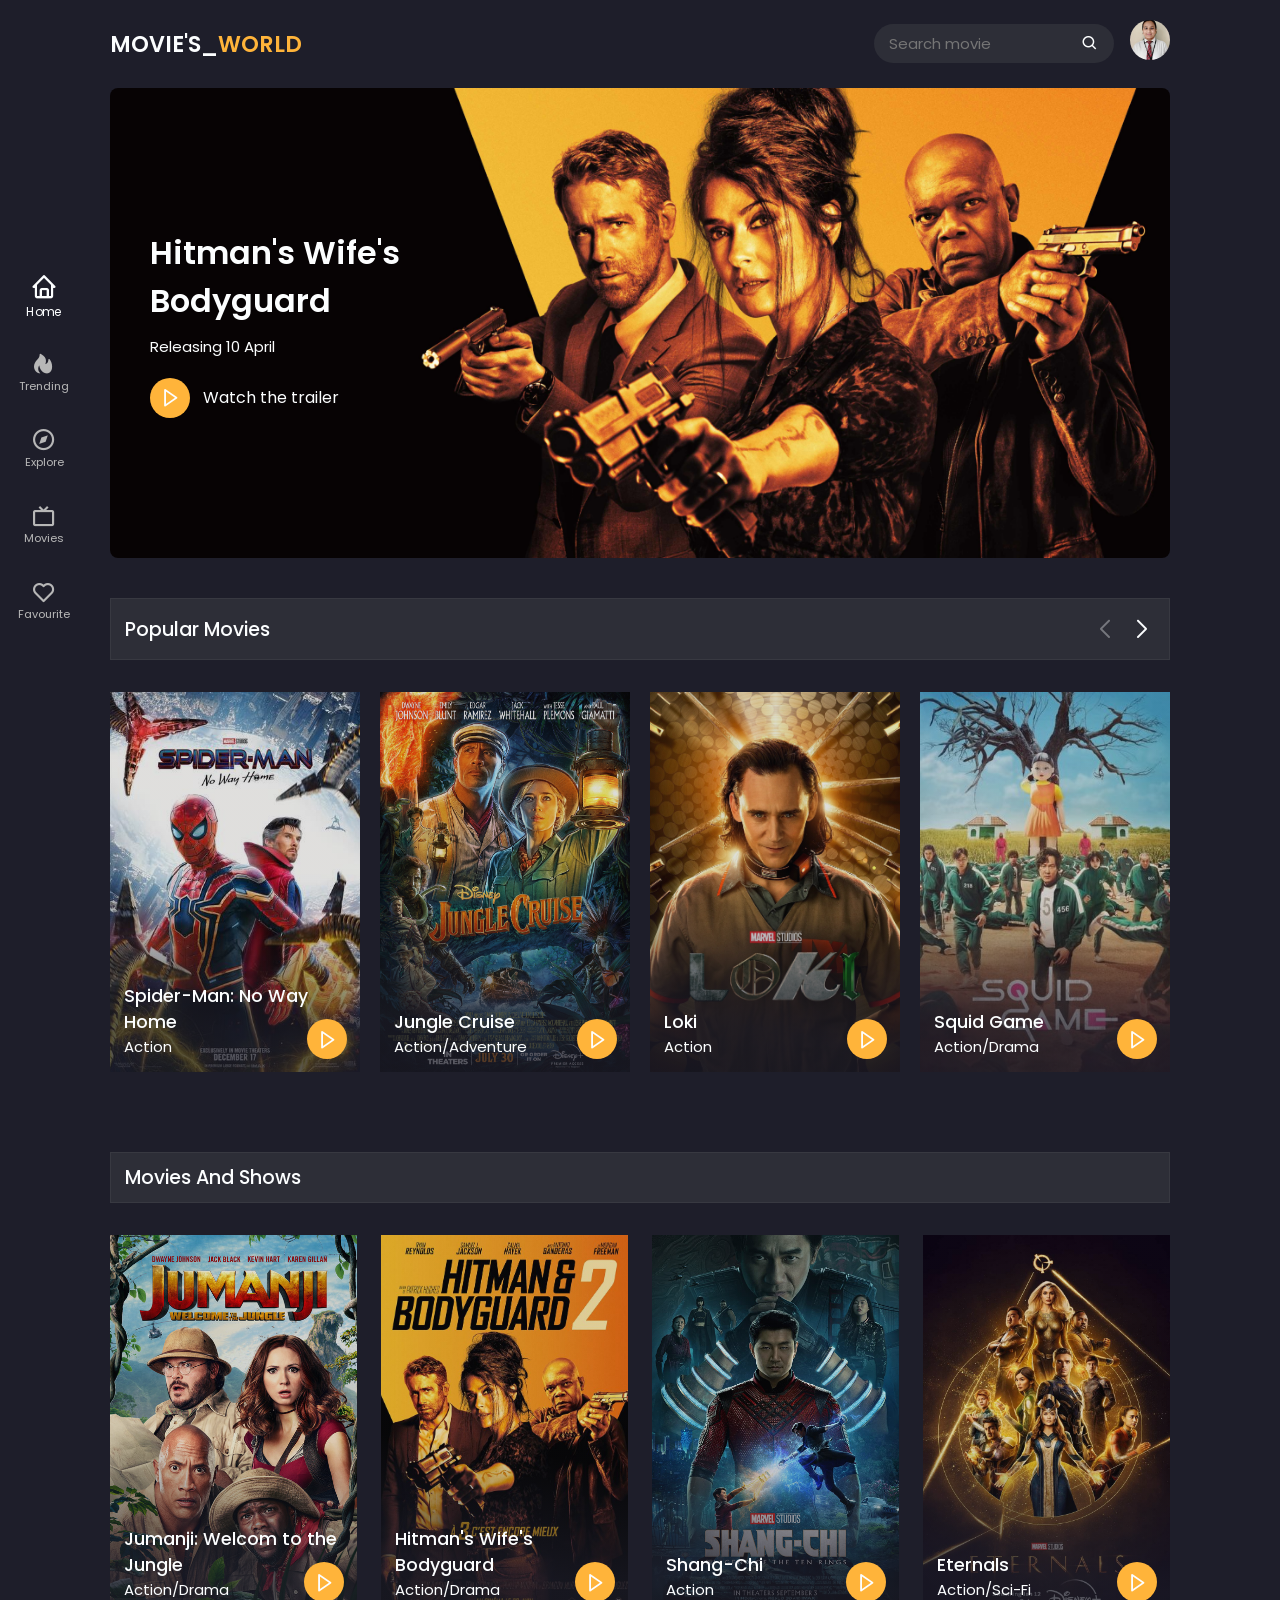
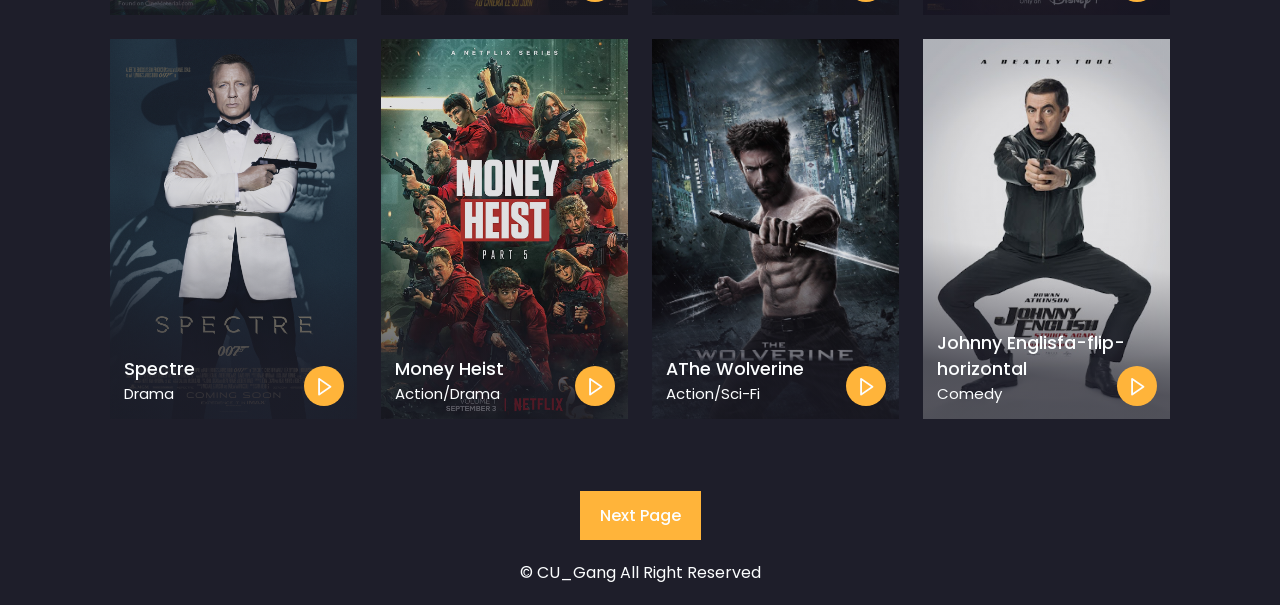
<file: index.html>
<!DOCTYPE html>
<html lang="en">
<head>
    <meta charset="UTF-8">
    <meta http-equiv="X-UA-Copztible" content="IE=edge">
    <meta name="viewport" content="width=device-width, initial-scale=1.0">
    <title>Movies_World</title>
    <!--link to CSS-->
    <link rel="stylesheet" href="style.css">
    <!--link Swiper css-->
    <link rel="stylesheet" href="swiper-bundle.min.css">
    <!--Fav Icon-->
    <link rel="shortcut icon" href="/img/icon.png" type="image/x-icon">
    <!--box icon-->
    <link href='https://unpkg.com/boxicons@2.1.4/css/boxicons.min.css' rel='stylesheet'>
</head>
<body>
    <header>
        <!--Nav-->
        <div class="nav container">
            <!--logo-->
            <a href="index.html" class="logo">
                Movie's_<span>World</span>
            </a>
            <!--Search Box-->
            <div class="search-box">
                <input type="search" name="" id="search-input" placeholder="Search movie">
                <i class='bx bx-search'></i>
            </div>
            <!--user-->
            <a href="#" class="user">
                <img src="/img/PROFILE 2.jpg" alt="" class="user-img">
            </a>
            <!--Navbar-->
            <div class="navbar">
                <a href="#home" class="nav-link nav-active">
                    <i class='bx bx-home' ></i>
                    <span class="nav-link-title">Home</span>
                </a>
                <a href="#popular" class="nav-link">
                    <i class='bx bxs-hot' ></i>
                    <span class="nav-link-title">Trending</span>
                </a>
                <a href="#movies" class="nav-link">
                    <i class='bx bx-compass' ></i>
                    <span class="nav-link-title">Explore</span>
                </a>
                <a href="play-page.html" class="nav-link">
                    <i class='bx bx-tv' ></i>
                    <span class="nav-link-title">Movies</span>
                </a>
                <a href="#home" class="nav-link">
                    <i class='bx bx-heart' ></i>
                    <span class="nav-link-title">Favourite</span>
                </a>
            </div>
        </div>
    </header>

    <!--Home-->
    <section class="home container" id="home">
        <img src="img/home-background.png" alt="priya del kar di" class="home-img">
        <div class="home-text">
            <h1 class="home-title">Hitman's Wife's <br>Bodyguard</h1>
            <p>Releasing 10 April</p>
            <a href="#" class="watch-btn">
                <i class='bx bx-right-arrow'></i>
                <span>Watch the trailer</span>
            </a>
        </div>
    </section>
    <!--Home End-->
    <!--popular section start-->
    <section class="popular container" id="popular">
        <div class="heading">
            <h2 class="heading-title">Popular Movies</h2>

            <!--Swiper Buttons-->
            <div class="swiper-btn">
                <div class="swiper-button-prev"></div>
                <div class="swiper-button-next"></div>
              
            </div>
        </div>
        <!--Content-->
        <div class="popular-content swiper">
            <div class="swiper-wrapper">
                <!--Movies Box 1-->
                <div class="swiper-slide">
                    <div class="movie-box">
                        <img src="img/popular-movie-1.jpg" alt="" class="movie-box-img">
                        <div class="box-text">
                            <h2 class="movie-title">Spider-Man: No Way Home</h2>
                            <span class="movie-type">Action</span>
                            <a href="#" class="watch-btn play-btn">
                                <i class='bx bx-right-arrow'></i>
                               
                            </a>
                        </div>
                    </div>
                </div>

                <!--Movies Box 2-->
                <div class="swiper-slide">
                    <div class="movie-box">
                        <img src="img/popular-movie-2.jpg" alt="" class="movie-box-img">
                        <div class="box-text">
                            <h2 class="movie-title">Jungle Cruise</h2>
                            <span class="movie-type">Action/Adventure</span>
                            <a href="#" class="watch-btn play-btn">
                                <i class='bx bx-right-arrow'></i>
                               
                            </a>
                        </div>
                    </div>
                </div>

                <!--Movies Box 3-->
                <div class="swiper-slide">
                    <div class="movie-box">
                        <img src="img/popular-movie-3.jpg" alt="" class="movie-box-img">
                        <div class="box-text">
                            <h2 class="movie-title">Loki</h2>
                            <span class="movie-type">Action</span>
                            <a href="#" class="watch-btn play-btn">
                                <i class='bx bx-right-arrow'></i>
                               
                            </a>
                        </div>
                    </div>
                </div>

                <!--Movies Box 4-->
                <div class="swiper-slide">
                    <div class="movie-box">
                        <img src="img/popular-movie-4.jpg" alt="" class="movie-box-img">
                        <div class="box-text">
                            <h2 class="movie-title">Squid Game</h2>
                            <span class="movie-type">Action/Drama</span>
                            <a href="#" class="watch-btn play-btn">
                                <i class='bx bx-right-arrow'></i>
                               
                            </a>
                        </div>
                    </div>
                </div>

                 <!--Movies Box 5-->
                 <div class="swiper-slide">
                    <div class="movie-box">
                        <img src="img/popular-movie-5.jpg" alt="" class="movie-box-img">
                        <div class="box-text">
                            <h2 class="movie-title">The Falcon and the Winter Soldier</h2>
                            <span class="movie-type">Action/Drama</span>
                            <a href="#" class="watch-btn play-btn">
                                <i class='bx bx-right-arrow'></i>
                               
                            </a>
                        </div>
                    </div>
                </div>

                 <!--Movies Box 6-->
                 <div class="swiper-slide">
                    <div class="movie-box">
                        <img src="img/popular-movie-6.jpg" alt="" class="movie-box-img">
                        <div class="box-text">
                            <h2 class="movie-title">Hawkeye</h2>
                            <span class="movie-type">Action</span>
                            <a href="#" class="watch-btn play-btn">
                                <i class='bx bx-right-arrow'></i>
                               
                            </a>
                        </div>
                    </div>
                </div>

                 <!--Movies BOx 7-->
                 <div class="swiper-slide">
                    <div class="movie-box">
                        <img src="img/popular-movie-7.jpg" alt="" class="movie-box-img">
                        <div class="box-text">
                            <h2 class="movie-title">Agents of S.H.I.E.L.D</h2>
                            <span class="movie-type">Action/Drama</span>
                            <a href="#" class="watch-btn play-btn">
                                <i class='bx bx-right-arrow'></i>
                               
                            </a>
                        </div>
                    </div>
                </div>

                 <!--Movies BOx 8-->
                 <div class="swiper-slide">
                    <div class="movie-box">
                        <img src="img/popular-movie-8.jpg" alt="" class="movie-box-img">
                        <div class="box-text">
                            <h2 class="movie-title">The Flash</h2>
                            <span class="movie-type">Action/Sci-Fi</span>
                            <a href="#" class="watch-btn play-btn">
                                <i class='bx bx-right-arrow'></i>
                               
                            </a>
                        </div>
                    </div>
                </div>
                
              </div>
              
             
        </div>
    </section>
    <!--popular section end-->  
    
    <!--Movies section start-->
    <section class="movies container" id="movie">
        <div class="heading">
            <h2 class="heading-title">Movies And Shows</h2>
        </div>

        <!--Movies content-->
        <div class="movies-content">
            <!--movies box 1-->
            <div class="swiper-slide">
                <div class="movie-box">
                    <img src="img/movie-1.jpg" alt="" class="movie-box-img">
                    <div class="box-text">
                        <h2 class="movie-title">Jumanji: Welcom to the Jungle</h2>
                        <span class="movie-type">Action/Drama</span>
                        <a href="play-page.html" class="watch-btn play-btn">
                            <i class='bx bx-right-arrow'></i>
                           
                        </a>
                    </div>
                </div>
            </div>

            <!--movies box 2-->
            <div class="swiper-slide">
                <div class="movie-box">
                    <img src="img/movie-2.jpg" alt="" class="movie-box-img">
                    <div class="box-text">
                        <h2 class="movie-title">Hitman's Wife's Bodyguard</h2>
                        <span class="movie-type">Action/Drama</span>
                        <a href="play-page2.html" class="watch-btn play-btn">
                            <i class='bx bx-right-arrow'></i>
                           
                        </a>
                    </div>
                </div>
            </div>
            <!--movies box 3-->
            <div class="swiper-slide">
                <div class="movie-box">
                    <img src="img/movie-3.jpg" alt="" class="movie-box-img">
                    <div class="box-text">
                        <h2 class="movie-title">Shang-Chi</h2>
                        <span class="movie-type">Action</span>
                        <a href="#" class="watch-btn play-btn">
                            <i class='bx bx-right-arrow'></i>
                           
                        </a>
                    </div>
                </div>
            </div>
            <!--movies box 4-->
            <div class="swiper-slide">
                <div class="movie-box">
                    <img src="img/movie-4.jpg" alt="" class="movie-box-img">
                    <div class="box-text">
                        <h2 class="movie-title">Eternals</h2>
                        <span class="movie-type">Action/Sci-Fi</span>
                        <a href="#" class="watch-btn play-btn">
                            <i class='bx bx-right-arrow'></i>
                           
                        </a>
                    </div>
                </div>
            </div>
            <!--movies box 5-->
            <div class="swiper-slide">
                <div class="movie-box">
                    <img src="img/movie-5.jpg" alt="" class="movie-box-img">
                    <div class="box-text">
                        <h2 class="movie-title">Spectre</h2>
                        <span class="movie-type">Drama</span>
                        <a href="#" class="watch-btn play-btn">
                            <i class='bx bx-right-arrow'></i>
                           
                        </a>
                    </div>
                </div>
            </div>
            <!--movies box 6-->
            <div class="swiper-slide">
                <div class="movie-box">
                    <img src="img/movie-6.jpg" alt="" class="movie-box-img">
                    <div class="box-text">
                        <h2 class="movie-title">Money Heist</h2>
                        <span class="movie-type">Action/Drama</span>
                        <a href="#" class="watch-btn play-btn">
                            <i class='bx bx-right-arrow'></i>
                           
                        </a>
                    </div>
                </div>
            </div>
            <!--movies box 7-->
            <div class="swiper-slide">
                <div class="movie-box">
                    <img src="img/movie-7.jpg" alt="" class="movie-box-img">
                    <div class="box-text">
                        <h2 class="movie-title">AThe Wolverine</h2>
                        <span class="movie-type">Action/Sci-Fi</span>
                        <a href="#" class="watch-btn play-btn">
                            <i class='bx bx-right-arrow'></i>
                           
                        </a>
                    </div>
                </div>
            </div>
            <!--movies box 8-->
            <div class="swiper-slide">
                <div class="movie-box">
                    <img src="img/movie-8.jpg" alt="" class="movie-box-img">
                    <div class="box-text">
                        <h2 class="movie-title">Johnny Englisfa-flip-horizontal</h2>
                        <span class="movie-type">Comedy</span>
                        <a href="#" class="watch-btn play-btn">
                            <i class='bx bx-right-arrow'></i>
                           
                        </a>
                    </div>
                </div>
            </div>
        </div>
    </section>
    <!--Movies section end-->

    <!--Next Page-->
    <div class="next-page">
        <a href="https://bollyflix.pm/" class="next-btn">Next Page</a>
    </div>

    <!--Copyright-->
    <div class="copyright">
        <p>&#169; CU_Gang All Right Reserved</p>

    </div>



    <!--link Swiper js-->
    <script src="swiper-bundle.min.js"></script>

    <!--link to JS-->
    <script src="main.js"></script>
    
    
</body>
</html>
</file>
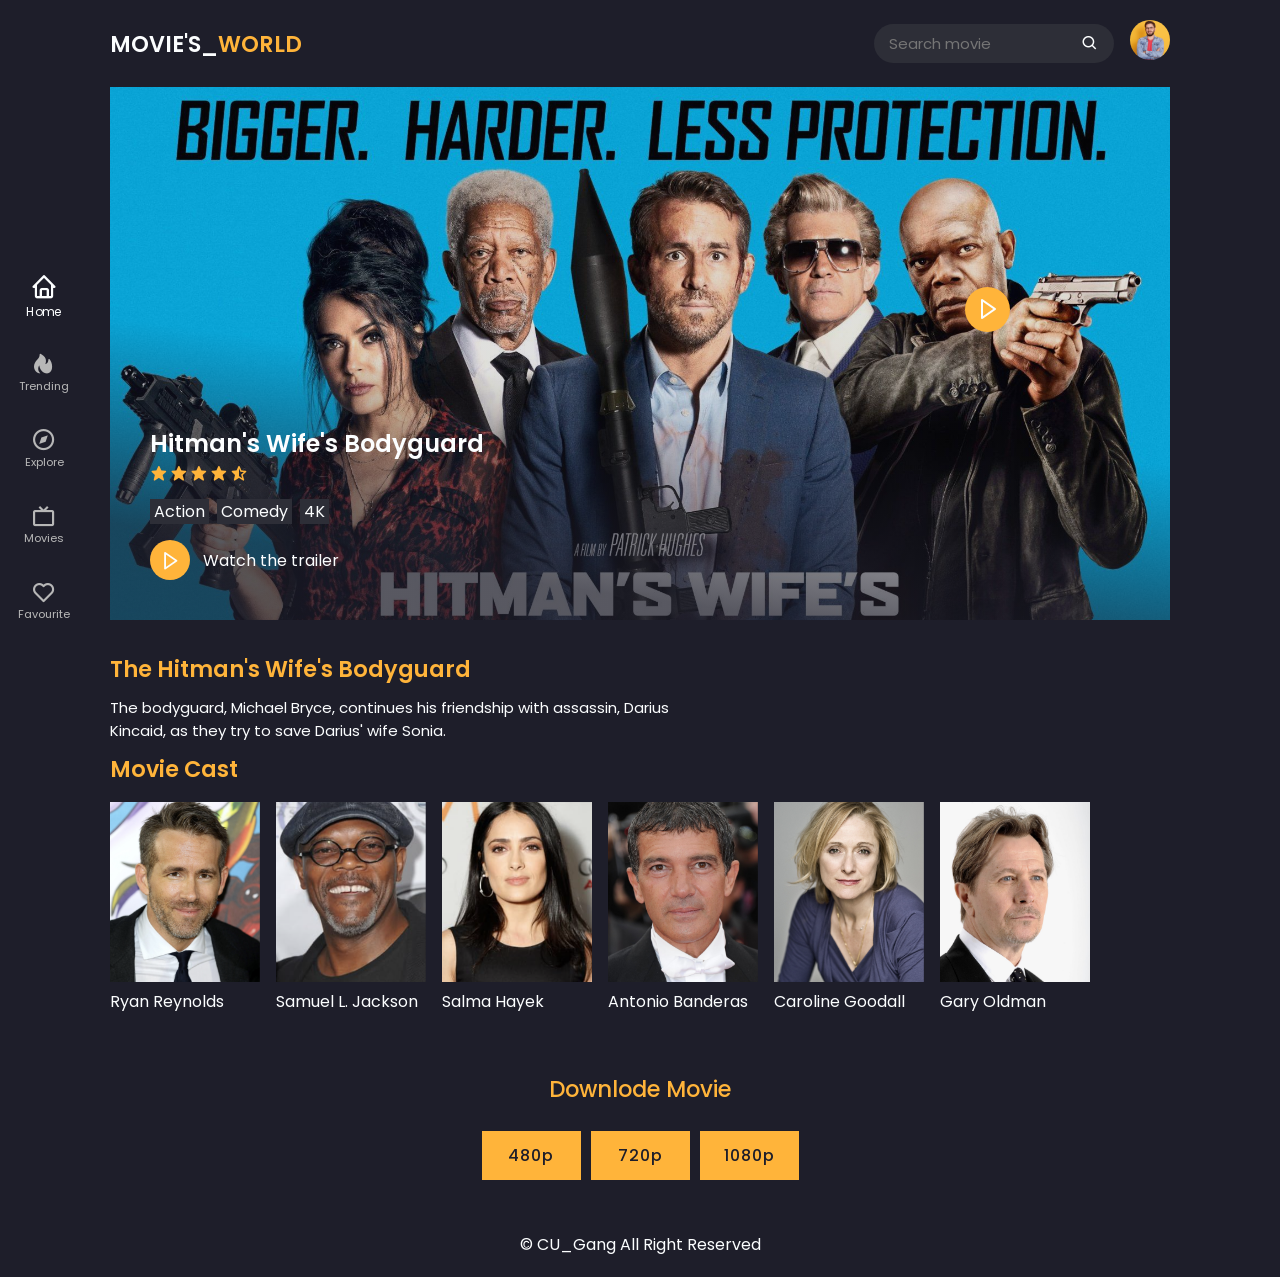
<file: play-page2.html>
<!DOCTYPE html>
<html lang="en">
<head>
    <meta charset="UTF-8">
    <meta http-equiv="X-UA-Copztible" content="IE=edge">
    <meta name="viewport" content="width=device-width, initial-scale=1.0">
    <title>Hitman's Wife's Bodyguard</title>
    <!--link to CSS-->
    <link rel="stylesheet" href="style.css">
    
    <!--Fav Icon-->
    <link rel="shortcut icon" href="/img/icon.png" type="image/x-icon">
    <!--box icon-->
    <link href='https://unpkg.com/boxicons@2.1.4/css/boxicons.min.css' rel='stylesheet'>
</head>
<body>
    <header>
        <!--Nav-->
        <div class="nav container">
            <!--logo-->
            <a href="index.html" class="logo">
                Movie's_<span>World</span>
            </a>
            <!--Search Box-->
            <div class="search-box">
                <input type="search" name="" id="search-input" placeholder="Search movie">
                <i class='bx bx-search'></i>
            </div>
            <!--user-->
            <a href="#" class="user">
                <img src="/img/user.jpg" alt="" class="user-img">
            </a>
            <!--Navbar-->
            <div class="navbar">
                <a href="index.html" class="nav-link nav-active">
                    <i class='bx bx-home' ></i>
                    <span class="nav-link-title">Home</span>
                </a>
                <a href="#home" class="nav-link">
                    <i class='bx bxs-hot' ></i>
                    <span class="nav-link-title">Trending</span>
                </a>
                <a href="#home" class="nav-link">
                    <i class='bx bx-compass' ></i>
                    <span class="nav-link-title">Explore</span>
                </a>
                <a href="#home" class="nav-link">
                    <i class='bx bx-tv' ></i>
                    <span class="nav-link-title">Movies</span>
                </a>
                <a href="#home" class="nav-link">
                    <i class='bx bx-heart' ></i>
                    <span class="nav-link-title">Favourite</span>
                </a>
            </div>
        </div>
    </header>

    <!--PLay Movie Container-->
    <div class="play-container container">
        <!--play image-->
        <img src="play-page2/play-back2.jpg" alt="" class="play-img">
        <!--play test-->
        <div class="play-text">
            <h2>Hitman's Wife's Bodyguard</h2>
            <!--ratings-->
            <div class="rating">
                <i class='bx bxs-star'></i>
                <i class='bx bxs-star'></i>
                <i class='bx bxs-star'></i>
                <i class='bx bxs-star'></i>
                <i class='bx bxs-star-half' ></i>
            </div>
            <!--tags-->
            <div class="tags">
                <span>Action</span>
                <span>Comedy</span>
                <span>4K</span>
            </div>
            <!--trailer button-->
            <a href="https://www.youtube.com/watch?v=9C0l31YcahQ" class="watch-btn">
                <i class='bx bx-right-arrow'></i>
                <span>Watch the trailer</span>
            </a>
        </div>
        <!--play btn-->
        <i class='bx bx-right-arrow play-movie'></i>
        <!--Video Container-->
        <div class="video-container">
            <!--Video Box-->
            <div class="video-box">
                <video id="myvideo" src="#" controls></video>
                <!--close video icon-->
                <i class='bx bx-x close-video'></i>
            </div>
        </div>

    </div>
    <!--about-->
    <div class="about-movie container">
        <h2>The Hitman's Wife's Bodyguard</h2>
        <p>The bodyguard, Michael Bryce, continues his friendship with assassin, Darius Kincaid, as they try to save Darius' wife Sonia.</p>
        <!--Movie Cast-->
        <h2 class="cast-heading">Movie Cast</h2>
        <div class="cast">
            <div class="cast-box">
                <img src="play-page2/cast1.png" alt="" class="cast-img">
                <span class="cast-title">Ryan Reynolds</span>
            </div>
            <div class="cast-box">
                <img src="play-page2/cast2.png" alt="" class="cast-img">
                <span class="cast-title">Samuel L. Jackson</span>
            </div>
            <div class="cast-box">
                <img src="play-page2/cast3.png" alt="" class="cast-img">
                <span class="cast-title">Salma Hayek</span>
            </div>
            <div class="cast-box">
                <img src="play-page2/cast4.png" alt="" class="cast-img">
                <span class="cast-title">Antonio Banderas</span>
            </div>
            <div class="cast-box">
                <img src="play-page2/cast5.png" alt="" class="cast-img">
                <span class="cast-title">Caroline Goodall</span>
            </div>
            <div class="cast-box">
                <img src="play-page2/cast6.png" alt="" class="cast-img">
                <span class="cast-title">Gary Oldman</span> 
            </div>

        </div>
    </div>

    <!--Downlode-->
    <div class="downlode">
        <h2 class="downlode-title">Downlode Movie</h2>
        <div class="downlode-links">
            <a href="play-page/Jumanji.mp4" download>480p</a>
            <a href="play-page/Jumanji.mp4" download>720p</a>
            <a href="play-page/Jumanji.mp4" download>1080p</a>
        </div>
    </div>
   

    <!--Copyright-->
    <div class="copyright">
        <p>&#169; CU_Gang All Right Reserved</p>

    </div>
    
    <!--Link Swiper file-->
    <script src="swiper-bundle.min.js"></script>
    <!--link to JS-->
    <script src="main.js"></script>
    
    
</body>
</html>
</file>
<file: style.css>
/* Google font */
@import url('https://fonts.googleapis.com/css2?family=Poppins:ital,wght@0,100;0,200;0,300;0,400;0,500;0,600;0,700;0,800;0,900;1,100;1,200;1,300;1,400;1,500;1,600;1,700;1,800;1,900&display=swap');
*{
    font-family: 'Poppins', sans-serif;
    margin: 0;
    padding: 0;
    scroll-behavior: smooth;
    box-sizing: border-box;
    scroll-padding-top: 2rem ;
}

:root {
    --main-color: #ffb43a;
    --hover-color: hsl(37,94%,57%);
    --body-color: #1e1e2a;
    --container-color: #2d2e37;
    --text-color: #fcfeff;

    /*Custom scrool bar*/
    html::-webkit-scrollbar {
        width: 0.5rem;
        background: transparent;
    }
    html::-webkit-scrollbar-thumb{
        background: var(--main-color);
    }

    ::selection {
        background: var(--main-color);
        color: var(--text-color);
    }

}
a {
    text-decoration: none;
}
li {
    list-style: none;
}
section{
    padding: 3rem 0 2rem;
}
img {
    width: 100%;
}
.bx{
    cursor: pointer;
}
body {
    background: var(--body-color);
    color: var(--text-color);
}
.container {
    max-width: 1060px;
    margin: auto;
    width: 100%;

}
header{
    position: fixed;
    top: 0;
    left: 0;
    width: 100%;
    background: var(--body-color);
    z-index: 100;
}
.nav{
    display: flex;
    align-items: center;
    justify-content: center;
    padding: 20px 0;

}
.logo{
    font-size: 1.4rem;
    color: var(--text-color);
    font-weight: 600;
    text-transform: uppercase;
    margin: 0 auto 0 0;

}
.logo span{
    color: var(--main-color);
}
.search-box{
    max-width: 240px;
    width: 100%;
    display: flex;
    align-items: center;
    column-gap: 0.7rem;
    padding: 8px 15px;
    background: var(--container-color);
    border-radius: 4rem;
    margin-right: 1rem;
}
.search-box .bx:hover {
    color: var(--main-color);
}
.search-box .bx {
    font-size: 1.1rem;
}
#search-input {
    width: 100%;
    border: none;
    outline: none;
    color: var(--text-color);
    background: transparent;
    font-size: 0.938rem;
}
.user-img{
    width: 40px;
    height: 40px;
    border-radius: 50%;
    object-fit: cover;
    object-position: center;
}
.navbar{
    position: fixed;
    top: 50%;
    transform: translateY(-50%);
    left: 18px;
    display: flex;
    flex-direction: column;
    row-gap: 2.1rem;
}
.nav-link{
    display: flex;
    flex-direction: column;
    align-items: center;
    color: #b7b7b7;
}
.nav-link:hover,
.nav-active{
    color: var(--text-color);
    transition: 0.3 all linear;
    transform: scale(1.1);
}
.nav-link .bx {
    font-size: 1.6rem;

}
.nav-link-title {
    font-size: 0.7rem;
}
/* Home */
.home{
    position: relative;
    min-height: 470px;
    display: flex;
    align-items: center;
    margin-top: 5rem !important;
    border-radius: 0.5rem;

}
.home-img{
    position: absolute;
    width: 100%;
    height: 100%;
    z-index: -1;
    object-fit: cover;
    border-radius: 0.5rem;
}
.home-text{
    padding-left: 40px;
}
.home-title{
    font-size: 2rem;
    font-weight: 600;
}
.home-text p{
    font-size: 0.938rem;
    margin: 10px 0 20px;
    color: ver(--main-color);
}
.watch-btn{
    display: flex;
    align-items: center;
    column-gap: 0.8rem;
    color: var(--text-color);
}
.watch-btn .bx{
    font-size: 21px;
    background: var(--main-color);
    width: 40px;
    height: 40px;
    border-radius: 50%;
    display: flex;
    align-items: center;
    justify-content: center;
}
.watch-btn .bx:hover{
    background: var(--hover-color);
}
.watch-btn span {
    font-size: 1rem;
    font-weight: 400;
}
.heading{
    display: flex;
    align-items: center;
    justify-content: space-between;
    background: var(--container-color);
    padding: 8px 14px;
    border: 1px solid hsl(200 100% 99% / 5%);
    margin-bottom: 2rem;

}
.heading-title{
    font-size: 1.2rem;
    font-weight: 500;

}
.movie-box{
    position: relative;
    width: 100%;
    height: 380px;
    overflow: hidden;
}
.movie-box-img{
    width: 100%;
    height: 100%;
    object-fit: cover;
    
}
.movie-box .box-text{
    position: absolute;
    bottom: 0;
    left: 0;
    width: 100%;
    height: 100%;
    display: flex;
    flex-direction: column;
    justify-content: flex-end;
    padding: 14px;
    background: linear-gradient(
        8deg, 
        hsl(240 17% 14% / 74%) 14%,
        hsl(240 17% 14% / 14%) 44%
        );
        overflow: hidden;

}
.movie-title{
    font-size: 1.1rem;
    font-weight: 500;
}
.movie-type{
    font-size: 0.938rem;
}
.play-btn{
    position: absolute;
    bottom: 0.8rem;
    right: 0.8rem;
    
}
.swiper-btn{
    display: flex;
}
.swiper-button-next,
.swiper-button-prev{
    position: static !important;
    margin: 0 0 0 10px !important;
}
.swiper-button-next::after,
.swiper-button-prev::after {
    color: var(--text-color);
    font-size: 18px !important;
    font-weight: 700;
}
.movies .heading {
    padding: 10px 14px;
}
.movies-content {
    display: grid;
    grid-template-columns: repeat(auto-fit, minmax(247px, 1fr));
    gap: 1.5rem;
}
.movies-content .movie-box:hover .movie-box-img {
    transform: scale(1.1);
    transition: 0.5s;
}
.next-page {
    display: flex;
    align-items: center;
    justify-content: center;
    margin-top: 2.5rem;
}
.next-btn {
    background: var(--main-color);
    padding: 12px 20px;
    color: var(--text-color);
    font-weight: 500;
}
.next-btn:hover {
    background: var(--hover-color);
    transition: 0.3s all linear;
}
.copyright {
    text-align: center;
    padding: 20px;
}
/* play container*/
.play-container{
    position: relative;
    min-height: 540px;
    margin-top: 5rem !important;
}
.play-img{
    position: absolute;
    width: 100%;
    height: 100%;
    object-fit: cover;
    object-position: center;
    z-index: -1;
}
.play-text {
    position: absolute;
    bottom: 0;
    left: 0;
    width: 100%;
    height: 100%;
    display: flex;
    flex-direction: column;
    justify-content: flex-end;
    padding: 40px;
    background: linear-gradient(
        8deg, 
        hsl(240 17% 14% / 74%) 14%,
        hsl(240 17% 14% / 14%) 44%
        );
}
.play-text h2 {
    font-size: 1.5rem;
    font-weight: 600;
}
.rating{
    display: flex;
    align-items: center;
    column-gap: 2px;
    font-size: 1.1rem;
    color: var(--main-color);
    margin-top: 4px;

}
.tags {
    display: flex;
    align-items: center;
    column-gap: 8px;
    margin: 1rem 0;
}
.tags span{
    background: var(--container-color);
    padding: 0 4px;
}
.play-movie{
    position: absolute;
    bottom: 18rem;
    right: 10rem;
    display: flex !important;
    align-items: center;
    justify-content: center;
    width: 45px;
    height: 45px;
    border-radius: 50%;
    background: var(--main-color);
    font-size: 24px;
    animation: animate 2s linear infinite;

}
@keyframes animate {
    0% {
        box-shadow: 0 0 0 rgb(250, 180, 58, 0.7);
    }
    40% {
        box-shadow: 0 0 0 50px rgb(255, 193, 7, 0);
    }
    80% {
        box-shadow: 0 0 0 50px rgb(255, 193, 7, 0);
    }
    100% {
        box-shadow: 0 0 0 rgb(255, 193, 7, 0);
    }
}
.video-container {
    position: fixed;
    top: 0;
    left: 0;
    display: none;
    align-items: center;
    justify-content: center;
    width: 100%;
    height: 100vh;
    background: hsl(234 10% 20% / 60%);
    z-index: 400;
}
.video-container.show-video {
    display: flex;
}
.video-box {
    position: relative;
    width: 82%;
}
.video-box #myvideo{
    width: 100%;
    aspect-ratio: 16/9;
}
.close-video{
    position: absolute;
    top: -3rem;
    right: 0;
    font-size: 40px;
    color: var(--main-color);
}
.about-movie {
    margin-top: 2rem;
}
.about-movie h2 {
    font-size: 1.4rem;
    font-weight: 600;
    color: var(--main-color);
}
.about-movie p{
    max-width: 600px;
    font-size: 0.938rem;
    margin: 10px 0;
}
.cast-heading{
    font-size: 1.2rem;
    font-weight: 600;
    margin-bottom: 1rem;
    color: var(--main-color);
}
.cast{
    display: grid;
    grid-template-columns: repeat(auto-fit, minmax(150px, 150px));
    gap: 1rem;
}
.cast-img{
    width: 150px;
    height: 180px;
    object-fit: cover;
    object-position: center;
}
.downlode{
    max-width: 800px;
    width: 1005;
    margin: auto;
    display: grid;
    justify-content: center;
    margin-top: 2rem;
}
.downlode-title{
    text-align: center;
    font-size: 1.4rem;
    font-weight: 500;
    margin: 1.6rem 0;
    color: var(--main-color);
}
.downlode-links{
    display: grid;
    grid-template-columns: repeat(3,1fr);
    gap: 10px;
    margin-bottom: 2rem;
}
.downlode-links a{
    text-align: center;
    background: var(--main-color);
    padding: 12px 24px;
    color: var(--body-color);
    letter-spacing: 1px;
    font-weight: 500;

}
.downlode-links a:hover {
    background: var(--hover-color);
}

/* Responsive */
@media (max-width: 1170px){
    .navbar{
        bottom: 0;
        left: 0;
        right: 0;
        top: auto;
        transform: translateY(0);
        flex-direction: row;
        justify-content: space-evenly;
        row-gap: 1px;
        padding: 10px;
        border-top: 1px solid hsl(200 100% 99% / 5%);
        background: linear-gradient(
            8deg, 
            hsl(240 17% 14% / 100%) 5%,
            hsl(240 17% 14% / 90%) 100%

        );
    }
    .nav-link .bx {
        font-size: 1.5rem;
    }
    .copyright {
        margin-bottom: 4rem;
    }
}

@media (max-width: 1060px){
    .container {
        margin: 0 auto;
        width: 95%;
    }
}
@media (max-width: 991px){
    .movie-box {
        height: 340px;
    }
    .movies-content {
        grid-template-columns: repeat(auto-fit, minmax(214px, 1fr));
    }
}
@media (max-width: 880px) {
    .nav{
        padding: 14px 0;
    }
    .home{
        min-height: 440px;
        margin-top: 4rem !important;
    }
    .home-text {
        padding-left: 25px;

    }
    .home-title {
        font-size: 1.6rem;
        
    }
    .watch-btn span {
        font-size: 0.9rem;
    }
    .movie-title {
        font-size: 1rem;
        padding-right: 30px;
    }
    .play-container {
        min-height: 440px;
        margin-top: 4rem !important;
    }
    .play-movie{
        bottom: 14rem;
        right: 4rem;
    }
    .cast {
        justify-content: center;
    }
}

/* for medium devices / tablet etc */
@media (max-width: 768px){
    .nav{
        padding: 11px 0;
    }
    .logo {
        font-size: 1.2rem;
    }
    section {
        padding: 2rem 0;
    }
    .home-img {
        object-position: left;
    }
    .movie-type {
        font-size: 0.875rem;
        margin-top: 2px;
    }
    .tags span,
    .about-movie p {
        font-size: 0.875rem;
    }
    p{
        font-size: 0.875rem;
    }
    .play-text h2,
    .about-movie h2 {
        font-size: 1.3rem;
    }
    .play-movie {
        bottom: 10rem;
        right: 2rem;
    }
}
@media (max-width: 514px) {
    .home {
        min-height: 380px;
    }
    .heading {
        padding: 2px 14px;
    }
    .heading-title{
        font-size: 1rem;
    }
    .play-text {
        padding: 20px;
    }
    .play-movie {
        bottom: 4rem;
    }
    .video-box {
        width: 94%;
    }
    .cast-heading {
        font-size: 1.1rem;
    }
    .cast-title {
        font-size: 0.9rem;
    }
}
@media (max-width: 408px) {
    * {
        scroll-padding-top: 5rem;
    }
    .nav {
        display: grid;
        grid-template-columns: 1fr;
        grid-template-rows: 1fr 1fr;
        row-gap: 5px;
    }
    .search-box{
        max-width: 100%;
        width: 100%;
        border-radius: 4px;
        order: 3;
        grid-column-start: 1;
        grid-column-end: 3;
    }
    .home,
    .play-container{
        margin-top: 7rem !important;
    }
    .movie-box {
        height: 300px;
    }
    .movies-content {
        grid-template-columns: repeat(auto-fit, minmax(1500px,1fr));
        gap: 1rem;
    }
}
/* for small devices */
@media (max-width: 370px) {
    .home {
        min-height: 300px;
    }
    .movie-box {
        height: 285px;
    }
    .user-img,
    .watch-btn .bx {
        width: 35px;
        height: 35px;
    }
    .navbar {
        justify-content: space-around;
        padding: 8px 0;
    }
    .nav-link .bx {
        font-size: 1.4rem;
    }
    .about-movie p {
        text-align: justify;
    }
    .downlode-links {
        grid-template-columns: 1fr;
    }
}
</file>
